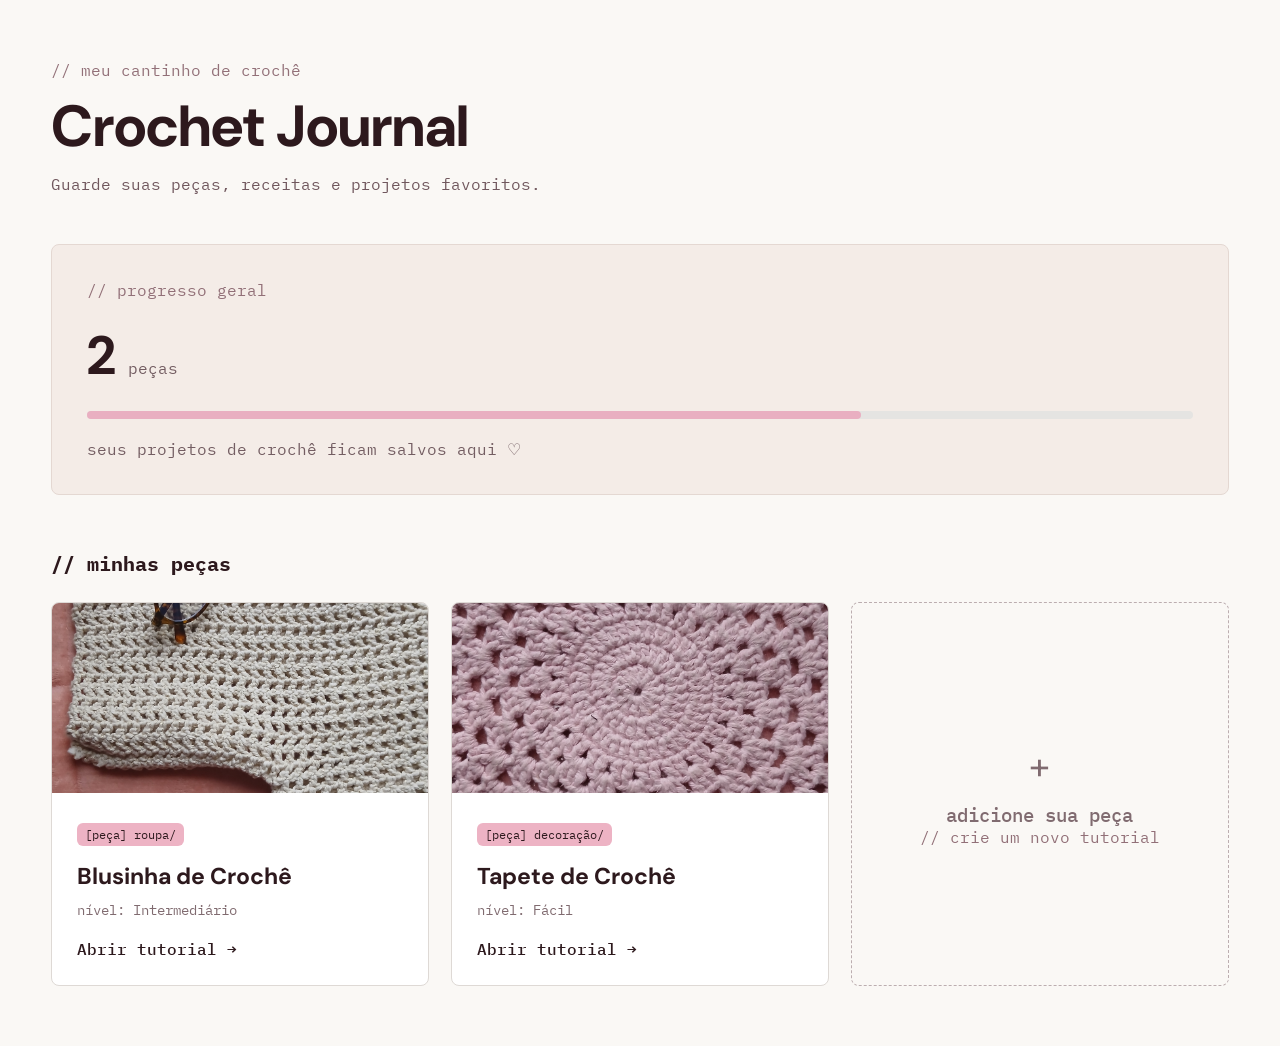
<file: index.html>
<!DOCTYPE html>
<html lang="pt-BR">

<head>
    <meta charset="UTF-8">
    <meta name="viewport" content="width=device-width, initial-scale=1.0">

    <title>Crochet Journal</title>

    <link rel="stylesheet" href="css/style.css">
</head>

<body>

    <main class="container">

        <header class="cabecalho">

            <p class="comentario">
                // meu cantinho de crochê
            </p>

            <h1>Crochet Journal</h1>

            <p class="descricao">
                Guarde suas peças, receitas e projetos favoritos.
            </p>

        </header>


        <section class="resumo">

            <p class="comentario">
                // progresso geral
            </p>

            <div class="numero-projetos">
                <strong id="totalPecas">0</strong>
                <span>peças</span>
            </div>

            <div class="barra">
                <div class="barra-preenchida"></div>
            </div>

            <p id="textoResumo">
                seus projetos de crochê ficam salvos aqui ♡
            </p>

        </section>


        <section class="area-pecas">

            <div class="titulo-secao">
                <h2>// minhas peças</h2>
            </div>


            <div class="grid-pecas" id="gridPecas">

                <!-- JavaScript vai colocar os cards aqui -->

            </div>

        </section>

    </main>


    <script src="js/dados.js"></script>
    <script src="js/index.js"></script>

</body>

</html>
</file>
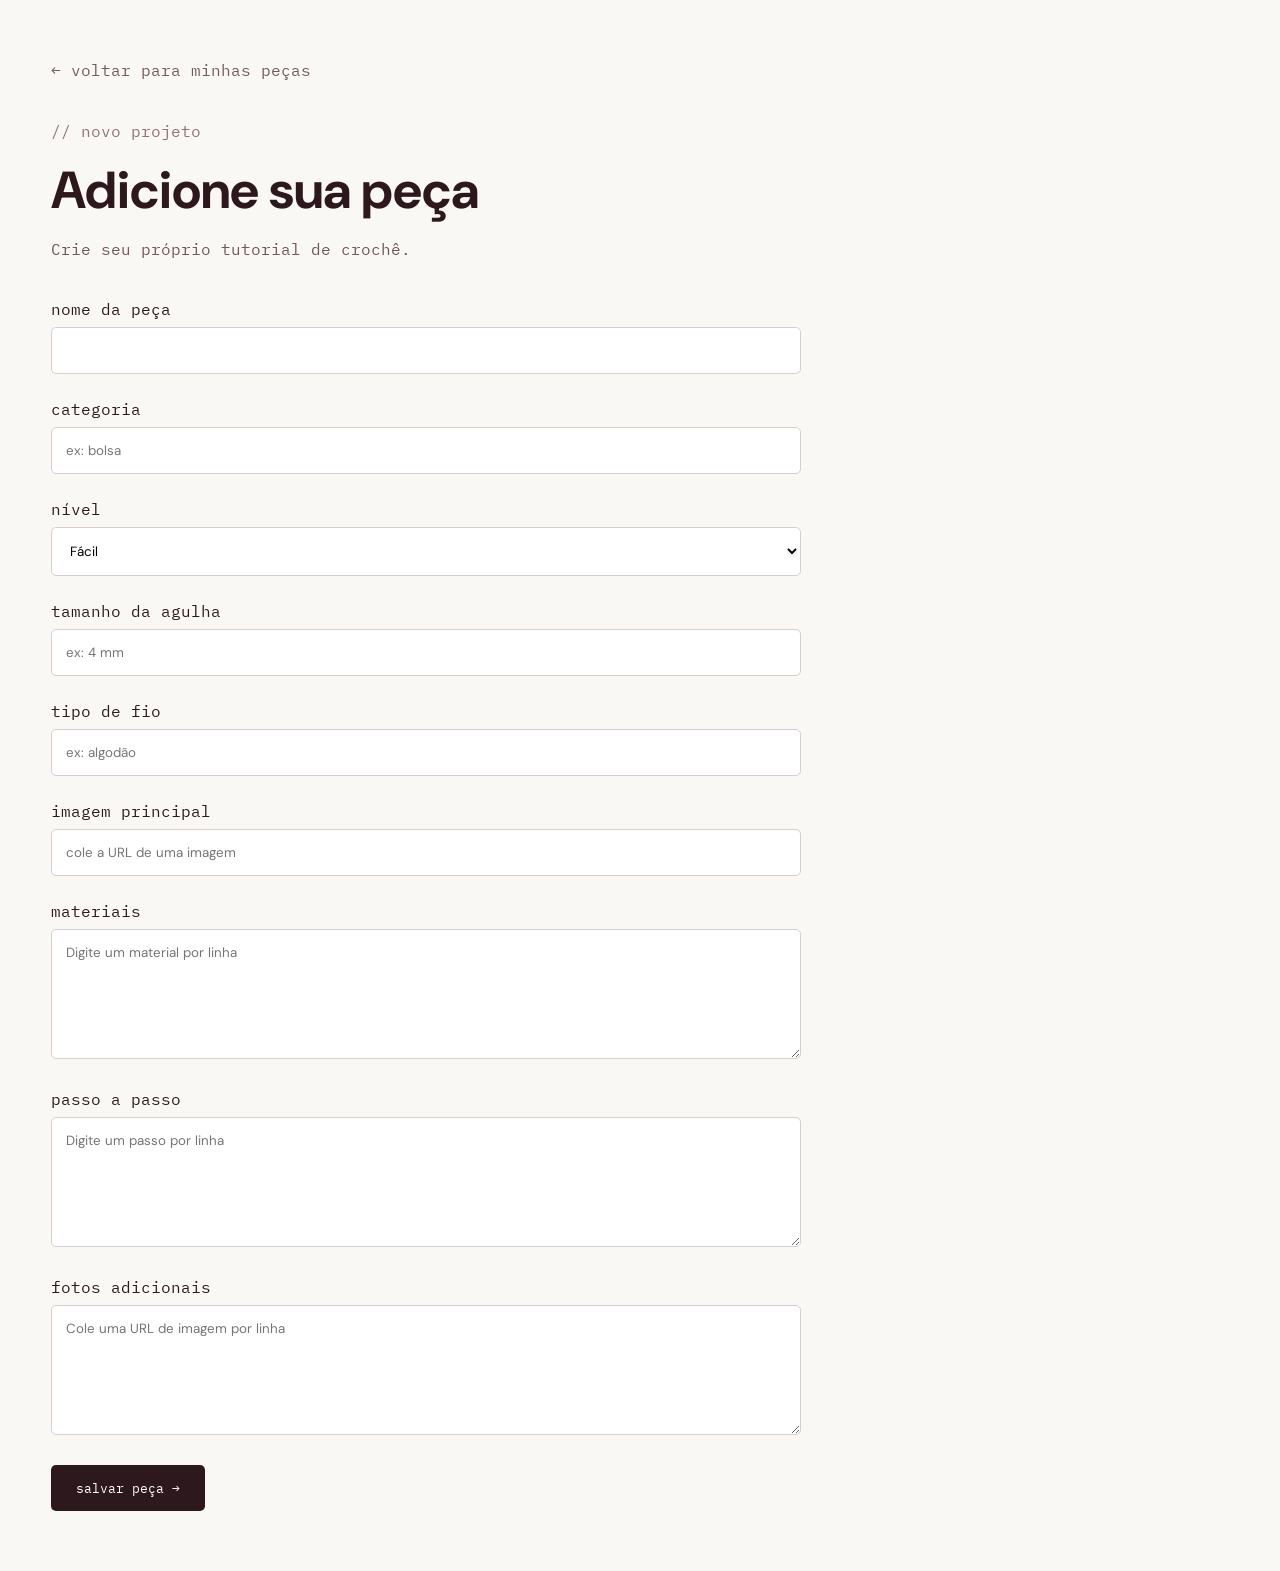
<file: adicionar.html>
<!DOCTYPE html>
<html lang="pt-BR">

<head>

    <meta charset="UTF-8">

    <meta
        name="viewport"
        content="width=device-width, initial-scale=1.0"
    >

    <title>Adicionar peça</title>

    <link
        rel="stylesheet"
        href="css/style.css"
    >

</head>


<body>

<main class="container">


    <a
        href="index.html"
        class="voltar"
    >
        ← voltar para minhas peças
    </a>


    <header class="tutorial-cabecalho">

        <p class="comentario">
            // novo projeto
        </p>

        <h1>
            Adicione sua peça
        </h1>

        <p class="descricao">
            Crie seu próprio tutorial de crochê.
        </p>

    </header>


    <form
        class="formulario"
        id="formPeca"
    >


        <div class="campo">

            <label for="nome">
                nome da peça
            </label>

            <input
                type="text"
                id="nome"
                required
            >

        </div>


        <div class="campo">

            <label for="categoria">
                categoria
            </label>

            <input
                type="text"
                id="categoria"
                placeholder="ex: bolsa"
                required
            >

        </div>


        <div class="campo">

            <label for="nivel">
                nível
            </label>

            <select
                id="nivel"
                required
            >

                <option value="Fácil">
                    Fácil
                </option>

                <option value="Intermediário">
                    Intermediário
                </option>

                <option value="Difícil">
                    Difícil
                </option>

            </select>

        </div>


        <div class="campo">

            <label for="agulha">
                tamanho da agulha
            </label>

            <input
                type="text"
                id="agulha"
                placeholder="ex: 4 mm"
            >

        </div>


        <div class="campo">

            <label for="fio">
                tipo de fio
            </label>

            <input
                type="text"
                id="fio"
                placeholder="ex: algodão"
            >

        </div>


        <div class="campo">

            <label for="imagem">
                imagem principal
            </label>

            <input
                type="url"
                id="imagem"
                placeholder="cole a URL de uma imagem"
                required
            >

        </div>


        <div class="campo">

            <label for="materiais">
                materiais
            </label>

            <textarea
                id="materiais"
                placeholder="Digite um material por linha"
                required
            ></textarea>

        </div>


        <div class="campo">

            <label for="tutorial">
                passo a passo
            </label>

            <textarea
                id="tutorial"
                placeholder="Digite um passo por linha"
                required
            ></textarea>

        </div>


        <div class="campo">

            <label for="fotos">
                fotos adicionais
            </label>

            <textarea
                id="fotos"
                placeholder="Cole uma URL de imagem por linha"
            ></textarea>

        </div>


        <button
            type="submit"
            class="botao"
        >
            salvar peça →
        </button>


    </form>


</main>


<script src="js/adicionar.js"></script>


</body>

</html>
</file>
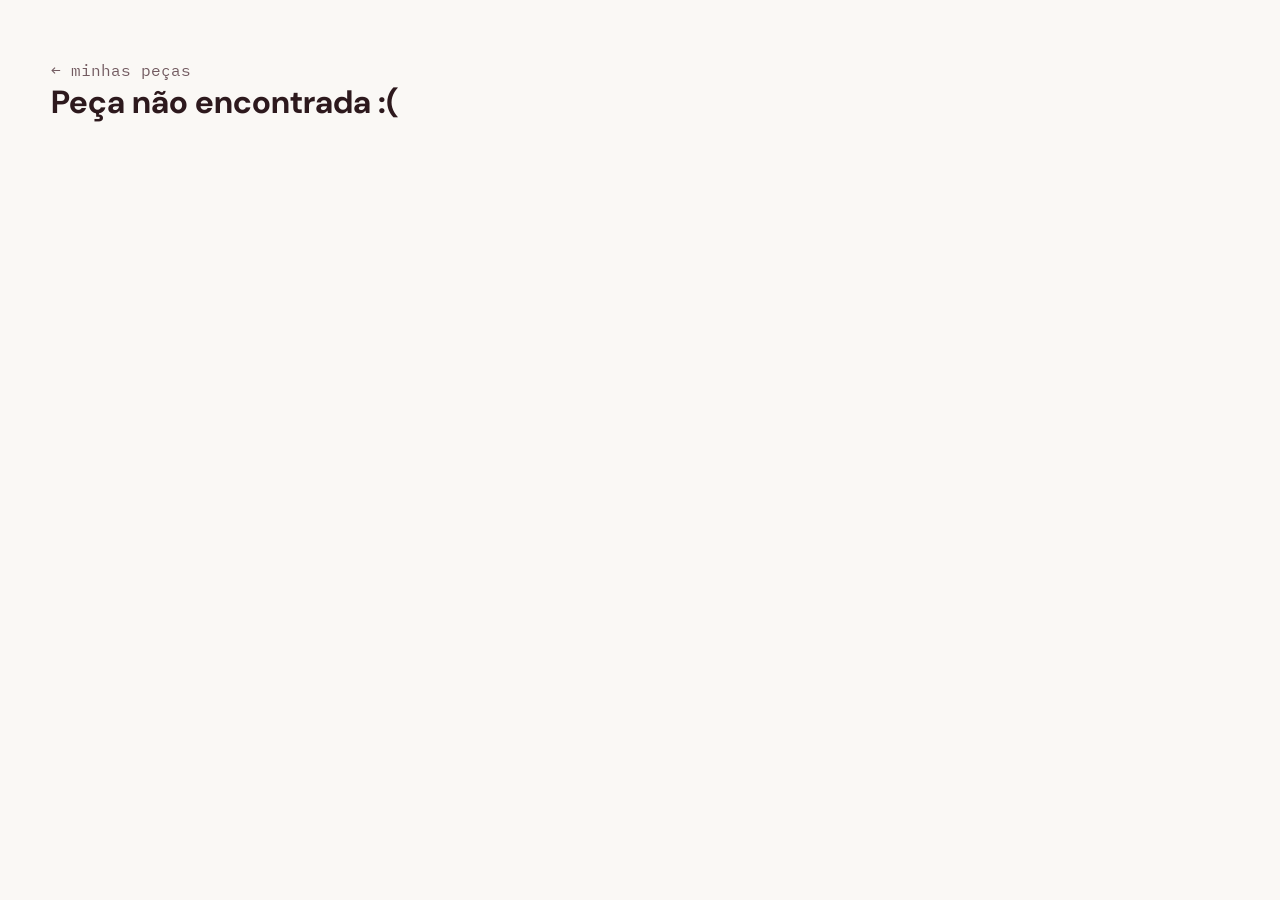
<file: tutorial.html>
<!DOCTYPE html>
<html lang="pt-BR">

<head>

    <meta charset="UTF-8">

    <meta
        name="viewport"
        content="width=device-width, initial-scale=1.0"
    >

    <title>Tutorial</title>

    <link
        rel="stylesheet"
        href="css/style.css"
    >

</head>


<body>

<main class="container">


    <a
        href="index.html"
        class="voltar"
    >
        ← minhas peças
    </a>


    <div id="conteudoTutorial">

        <!-- JavaScript cria tudo -->

    </div>


</main>


<script src="js/tutorial.js"></script>


</body>

</html>
</file>
<file: css/style.css>
@import url('https://fonts.googleapis.com/css2?family=DM+Sans:wght@400;500;600;700&family=IBM+Plex+Mono:wght@400;500&display=swap');


* {
    margin: 0;
    padding: 0;
    box-sizing: border-box;
}


body {
    background-color: #faf8f5;
    color: #2d191d;
    font-family: 'DM Sans', sans-serif;
}


.container {
    width: 92%;
    max-width: 1200px;
    margin: auto;
    padding: 60px 0;
}


/* CABEÇALHO */

.cabecalho {
    margin-bottom: 50px;
}


.cabecalho h1 {
    font-size: 58px;
    margin: 8px 0;
}


.comentario {
    font-family: 'IBM Plex Mono', monospace;
    color: #927078;
}


.descricao {
    font-family: 'IBM Plex Mono', monospace;
    color: #70575d;
    margin-top: 10px;
}


/* RESUMO */

.resumo {
    background-color: #f4ece7;
    border: 1px solid #e4d8d2;
    border-radius: 8px;

    padding: 35px;
    margin-bottom: 55px;
}


.numero-projetos {
    display: flex;
    align-items: baseline;
    gap: 12px;

    margin: 20px 0;
}


.numero-projetos strong {
    font-size: 54px;
}


.numero-projetos span {
    font-family: 'IBM Plex Mono', monospace;
    color: #735d62;
}


.barra {
    width: 100%;
    height: 8px;
    background-color: #e5e4e2;
    border-radius: 10px;

    margin: 15px 0;
}


.barra-preenchida {
    width: 70%;
    height: 100%;
    background-color: #e9afc1;
    border-radius: 10px;
}


.resumo > p:last-child {
    font-family: 'IBM Plex Mono', monospace;
    color: #735d62;
    margin-top: 20px;
}


/* SEÇÃO */

.titulo-secao {
    margin-bottom: 25px;
}


.titulo-secao h2 {
    font-family: 'IBM Plex Mono', monospace;
    font-size: 20px;
}


/* GRID */

.grid-pecas {
    display: grid;

    grid-template-columns:
        repeat(auto-fit, minmax(280px, 1fr));

    gap: 22px;
}


/* CARD */

.card-peca {
    border: 1px solid #ded9d5;
    background-color: white;
    border-radius: 8px;

    overflow: hidden;

    cursor: pointer;

    transition: 0.2s;
}


.card-peca:hover {
    transform: translateY(-4px);

    box-shadow:
        0 8px 25px rgba(63, 35, 42, 0.08);
}


.card-imagem {
    width: 100%;
    height: 190px;

    object-fit: cover;

    background-color: #eee7e3;
}


.card-conteudo {
    padding: 25px;
}


.tag {
    display: inline-block;

    font-family: 'IBM Plex Mono', monospace;

    background-color: #edb3c4;

    padding: 4px 8px;

    border-radius: 6px;

    font-size: 12px;

    margin-bottom: 15px;
}


.card-conteudo h3 {
    font-size: 23px;

    margin-bottom: 10px;
}


.card-conteudo p {
    font-family: 'IBM Plex Mono', monospace;

    font-size: 14px;

    color: #806b70;

    margin-bottom: 20px;
}


.link-tutorial {
    font-family: 'IBM Plex Mono', monospace;

    font-weight: 500;

    color: #2d191d;
}


/* CARD ADICIONAR */

.card-adicionar {
    min-height: 330px;

    border: 1px dashed #bcaeb0;

    border-radius: 8px;

    display: flex;

    flex-direction: column;

    justify-content: center;

    align-items: center;

    text-align: center;

    cursor: pointer;

    color: #806b70;

    transition: 0.2s;
}


.card-adicionar:hover {
    background-color: #f4ece7;

    color: #2d191d;
}


.card-adicionar .mais {
    font-size: 38px;

    margin-bottom: 12px;
}


.card-adicionar h3 {
    font-family: 'IBM Plex Mono', monospace;

    font-weight: 500;
}


/* TUTORIAL */

.voltar {
    text-decoration: none;

    color: #725a60;

    font-family: 'IBM Plex Mono', monospace;
}


.tutorial-cabecalho {
    margin-top: 40px;
}


.tutorial-cabecalho h1 {
    font-size: 52px;

    margin: 15px 0;
}


.imagem-principal {
    width: 100%;

    max-height: 500px;

    object-fit: cover;

    border-radius: 8px;

    margin: 35px 0;
}


.informacoes {
    display: grid;

    grid-template-columns:
        repeat(auto-fit, minmax(150px, 1fr));

    gap: 15px;

    margin-bottom: 50px;
}


.info {
    border: 1px solid #ded9d5;

    padding: 18px;

    border-radius: 6px;

    background: white;
}


.info span {
    font-family: 'IBM Plex Mono', monospace;

    font-size: 12px;

    color: #927078;
}


.info strong {
    display: block;

    margin-top: 5px;
}


.bloco-tutorial {
    margin: 45px 0;
}


.bloco-tutorial h2 {
    margin-bottom: 20px;
}


.lista-materiais {
    list-style: none;
}


.lista-materiais li {
    margin-bottom: 12px;

    font-family: 'IBM Plex Mono', monospace;
}


.lista-materiais li::before {
    content: "[ ]";

    margin-right: 10px;

    color: #c98398;
}


.passo {
    border-left: 3px solid #e9afc1;

    padding: 15px 20px;

    margin-bottom: 15px;

    background-color: #fff;
}


.passo strong {
    font-family: 'IBM Plex Mono', monospace;

    margin-right: 10px;
}


/* FORM */

.formulario {
    max-width: 750px;

    margin-top: 40px;
}


.campo {
    margin-bottom: 25px;
}


.campo label {
    display: block;

    margin-bottom: 8px;

    font-family: 'IBM Plex Mono', monospace;
}


.campo input,
.campo select,
.campo textarea {
    width: 100%;

    padding: 14px;

    border: 1px solid #d8ceca;

    border-radius: 5px;

    background-color: white;

    font-family: 'DM Sans', sans-serif;
}


.campo textarea {
    min-height: 130px;

    resize: vertical;
}


.botao {
    background-color: #2d191d;

    color: white;

    border: none;

    padding: 14px 25px;

    border-radius: 5px;

    font-family: 'IBM Plex Mono', monospace;

    cursor: pointer;
}


.botao:hover {
    background-color: #533139;
}


/* FOTOS EXTRAS */

.galeria {
    display: grid;

    grid-template-columns:
        repeat(auto-fit, minmax(200px, 1fr));

    gap: 15px;
}


.galeria img {
    width: 100%;

    height: 230px;

    object-fit: cover;

    border-radius: 6px;
}


@media (max-width: 600px) {

    .cabecalho h1 {
        font-size: 40px;
    }

    .tutorial-cabecalho h1 {
        font-size: 38px;
    }

}
</file>
